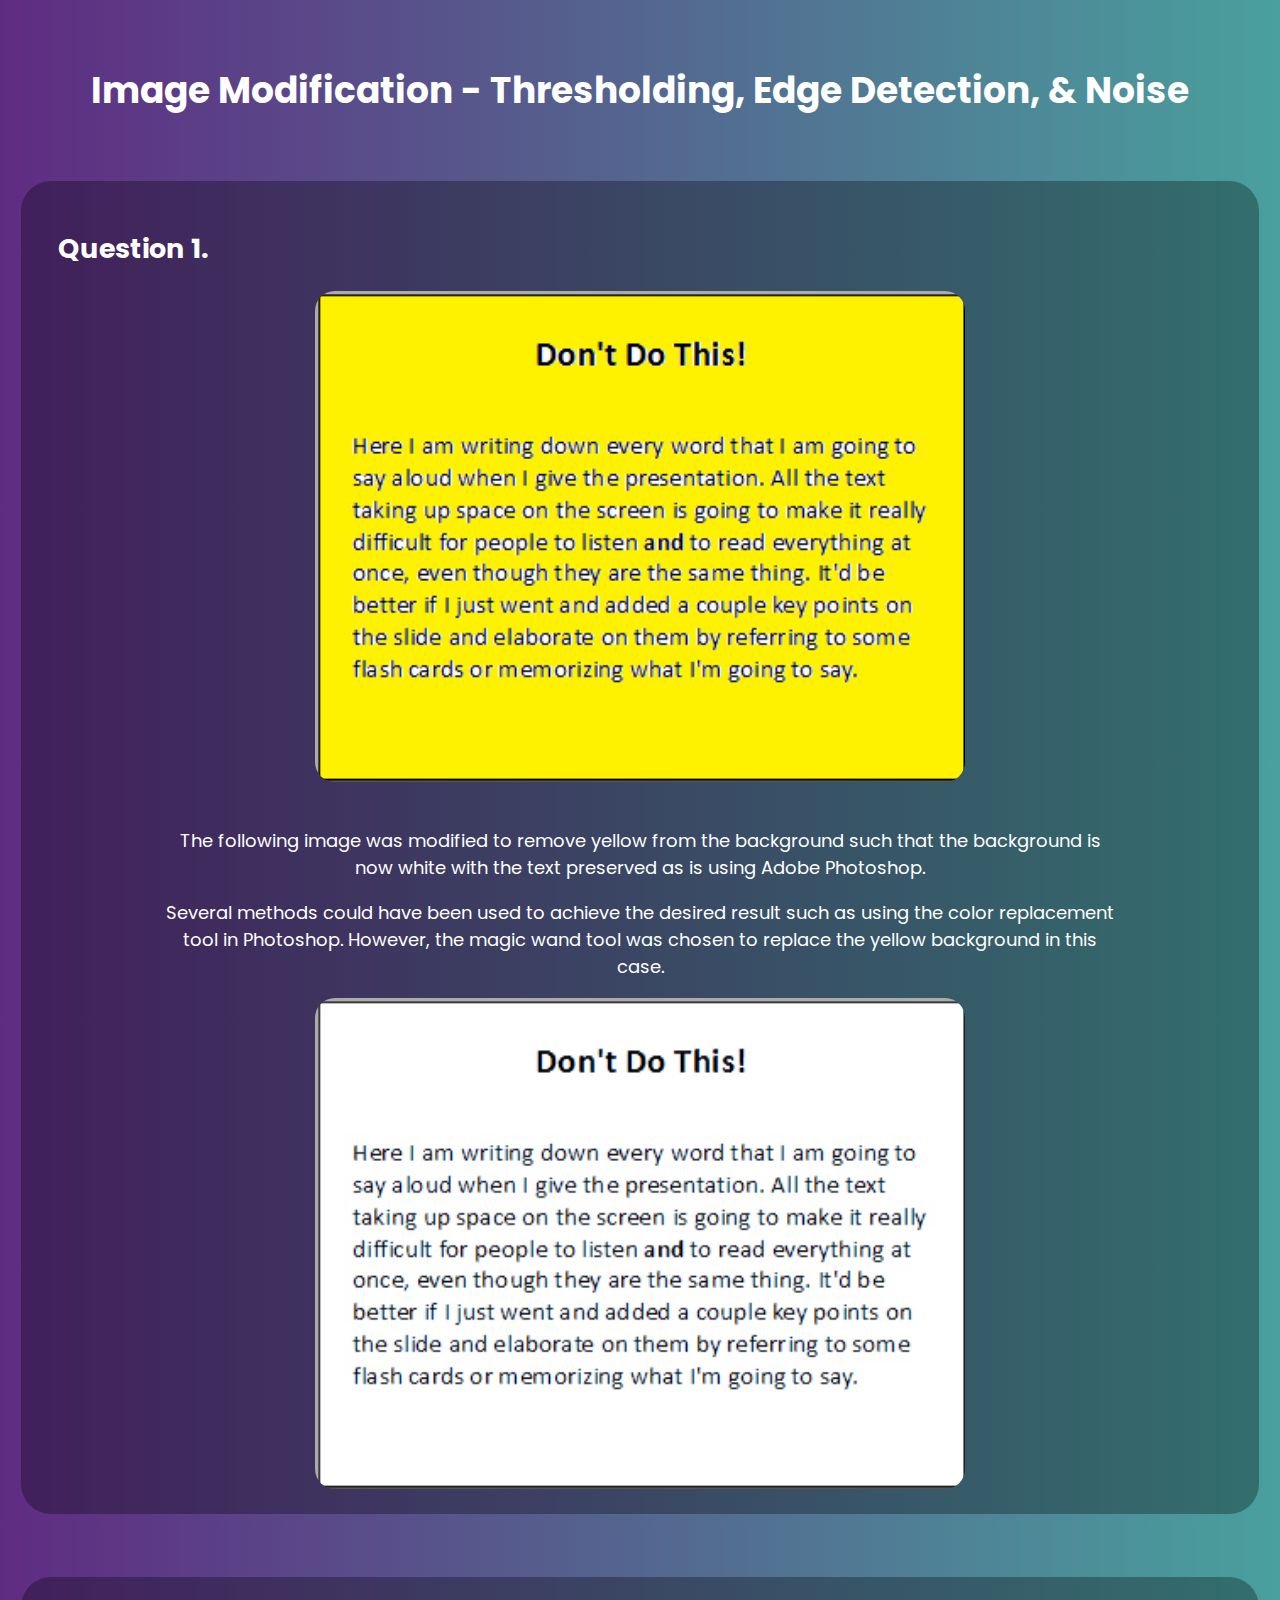
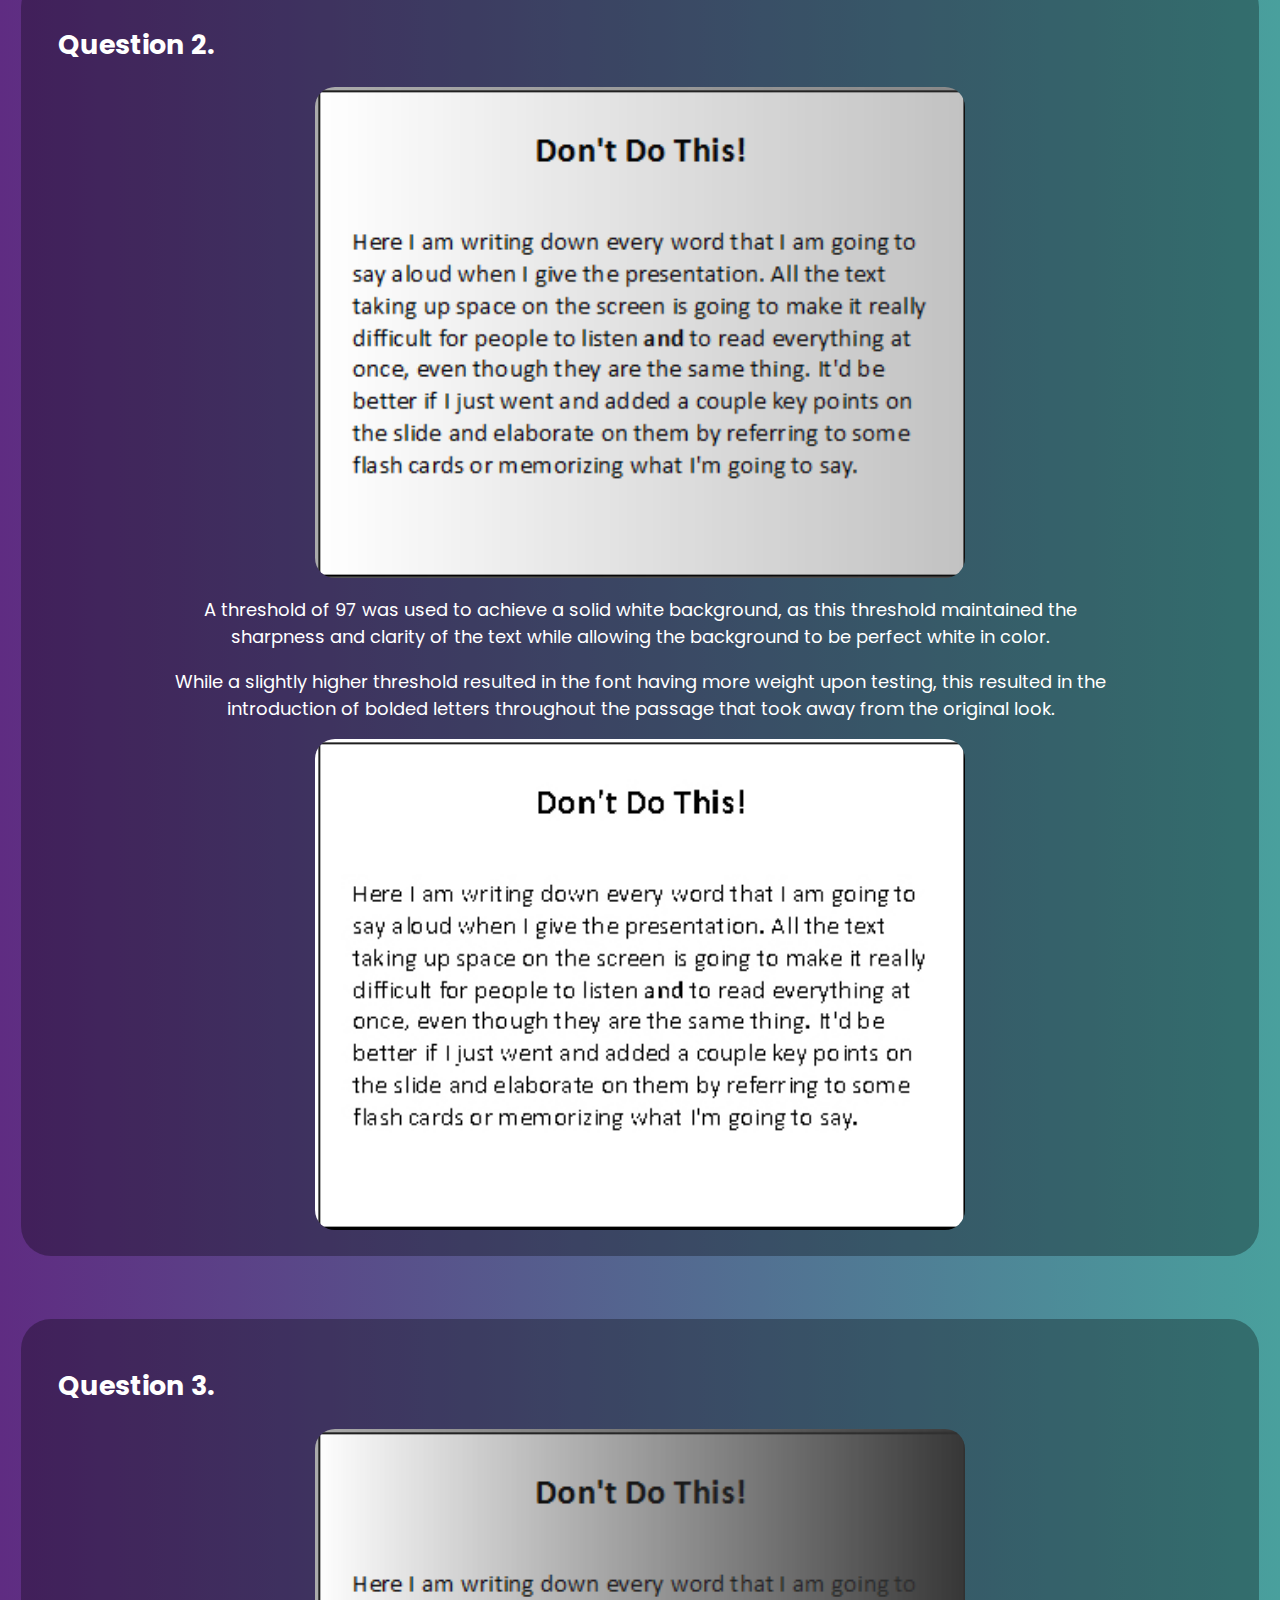
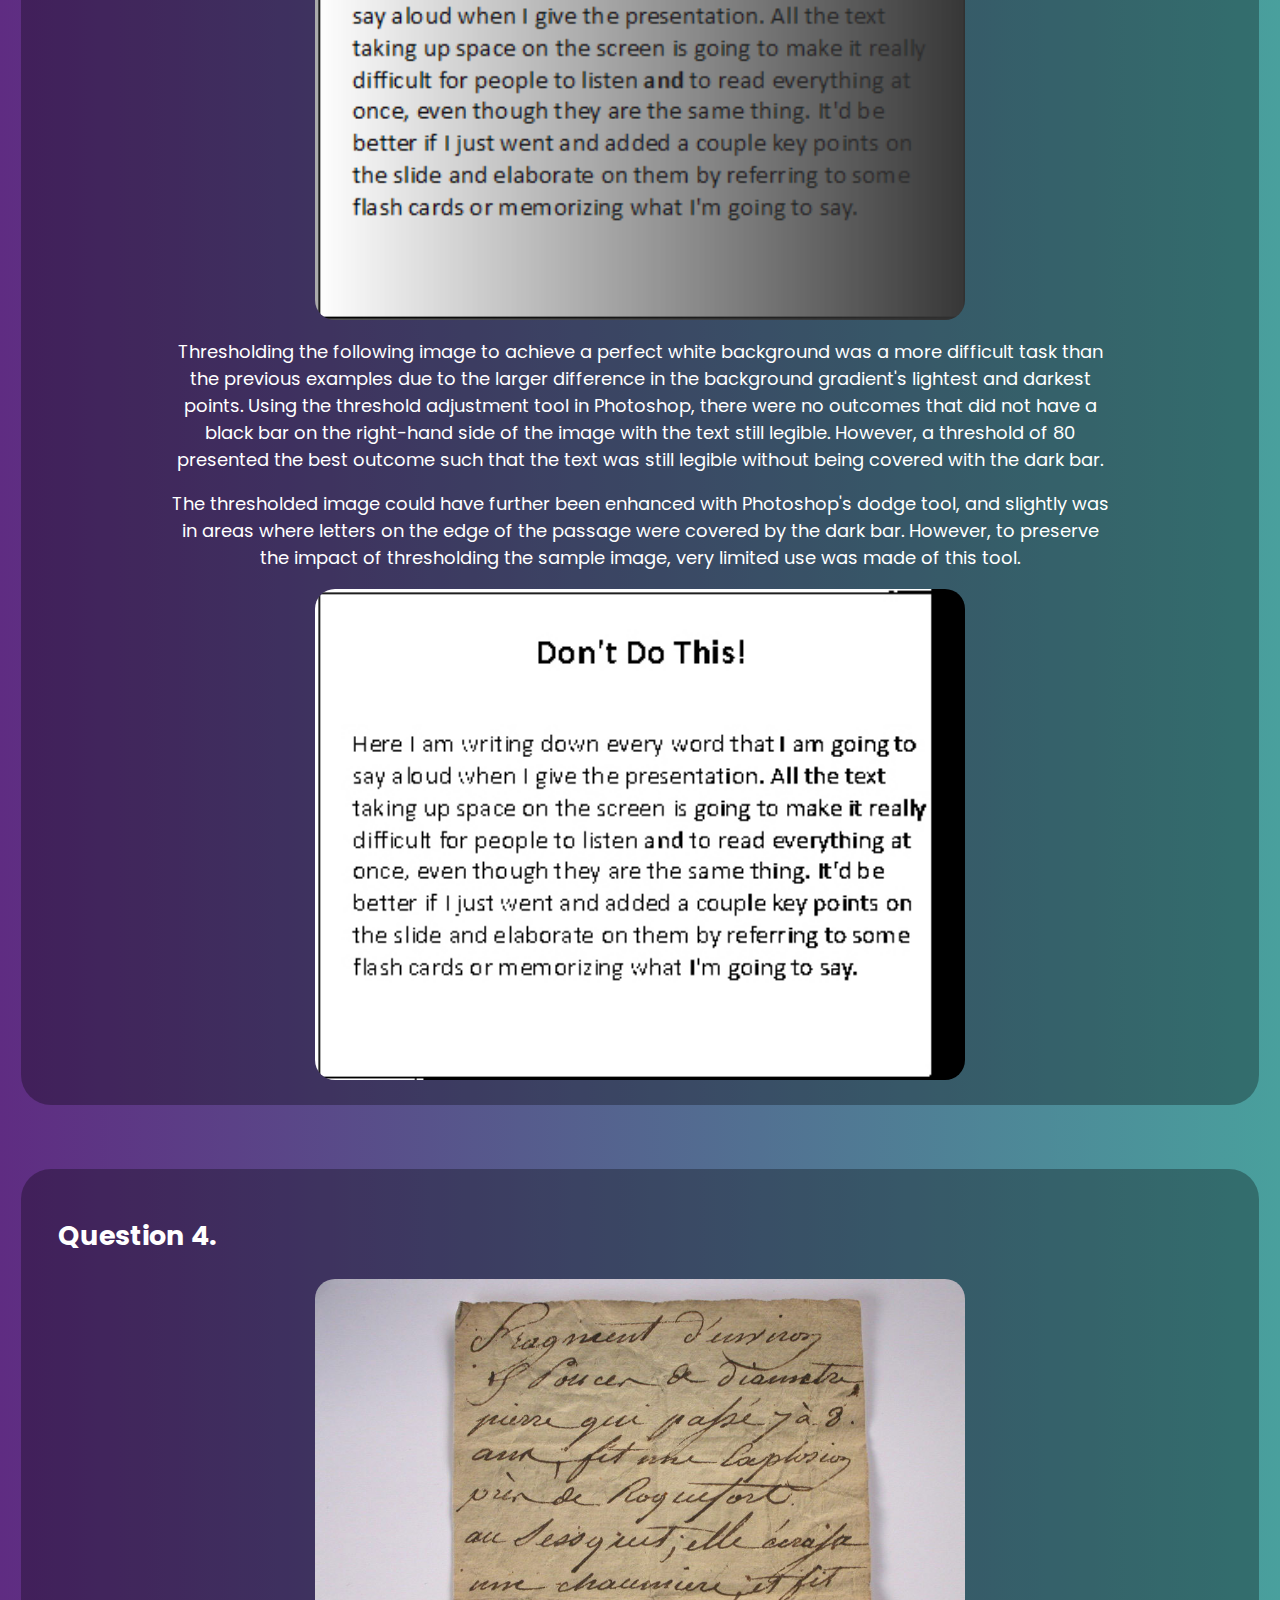
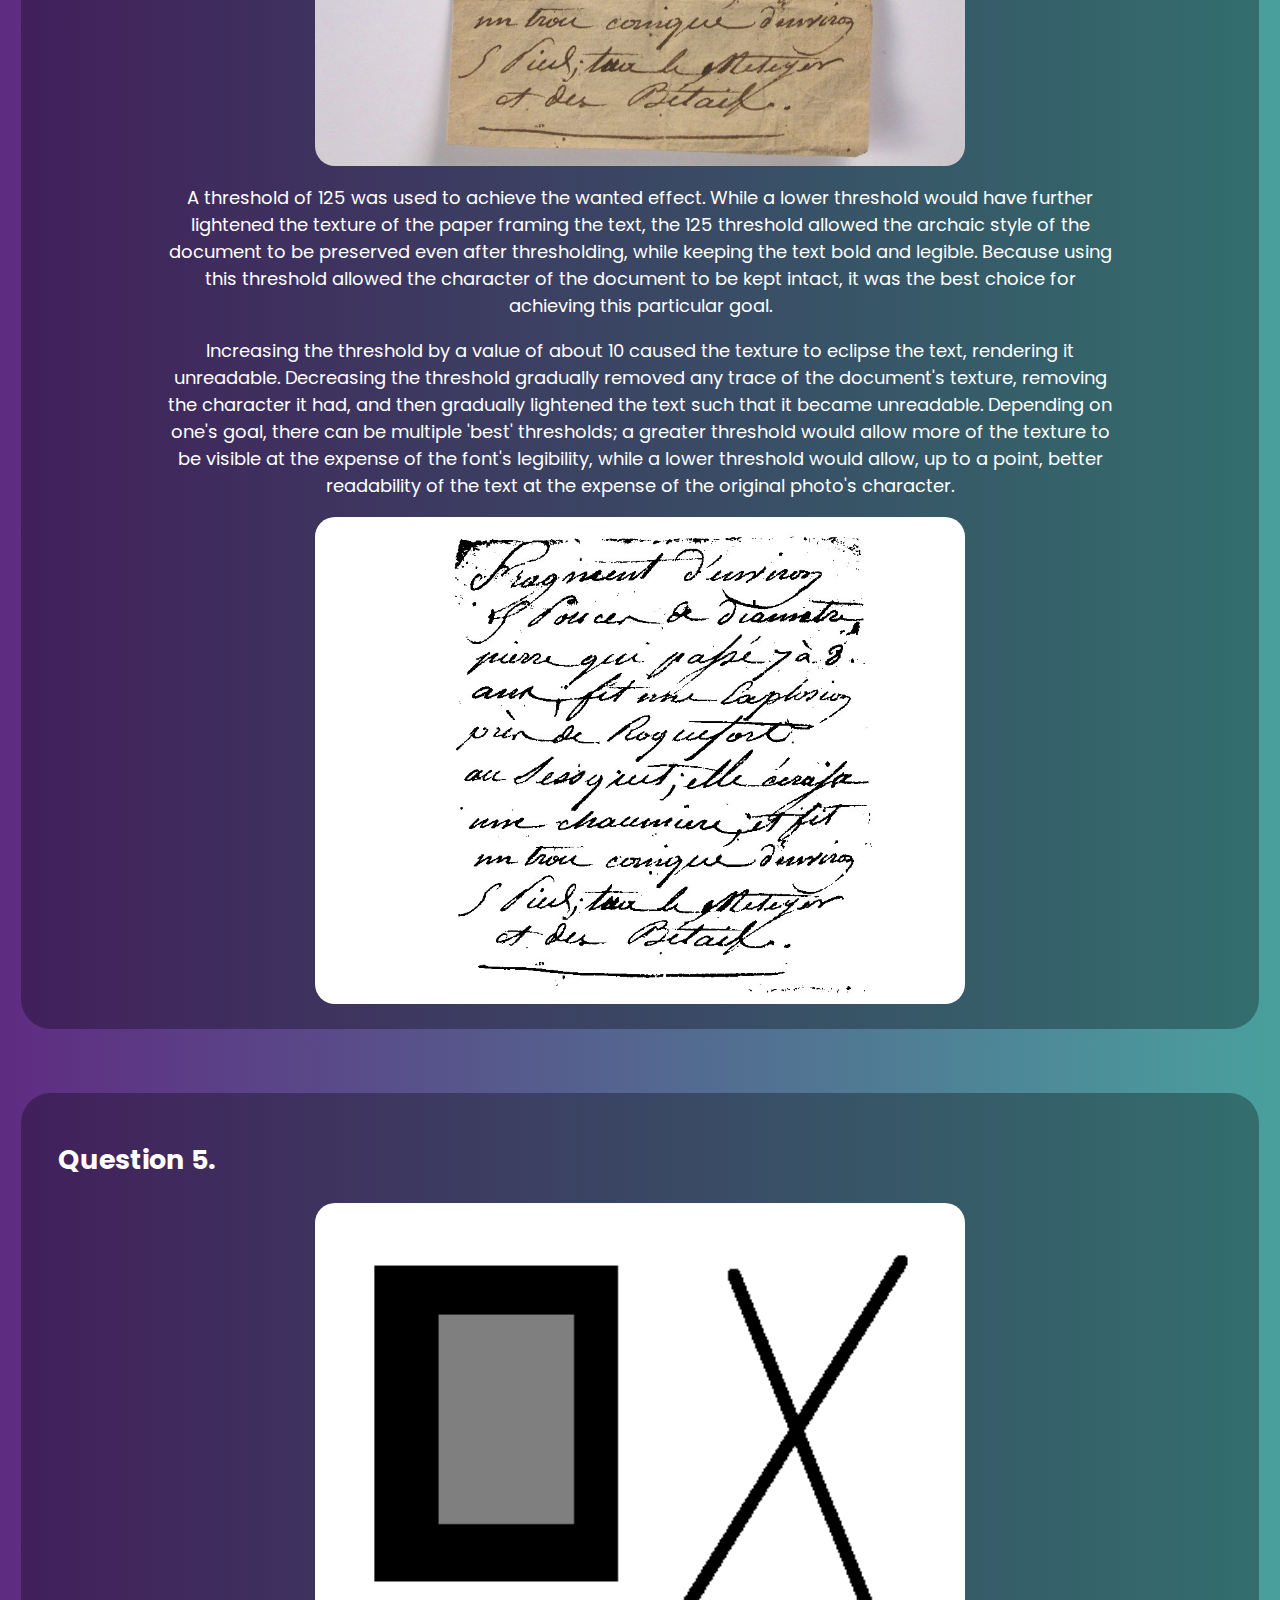
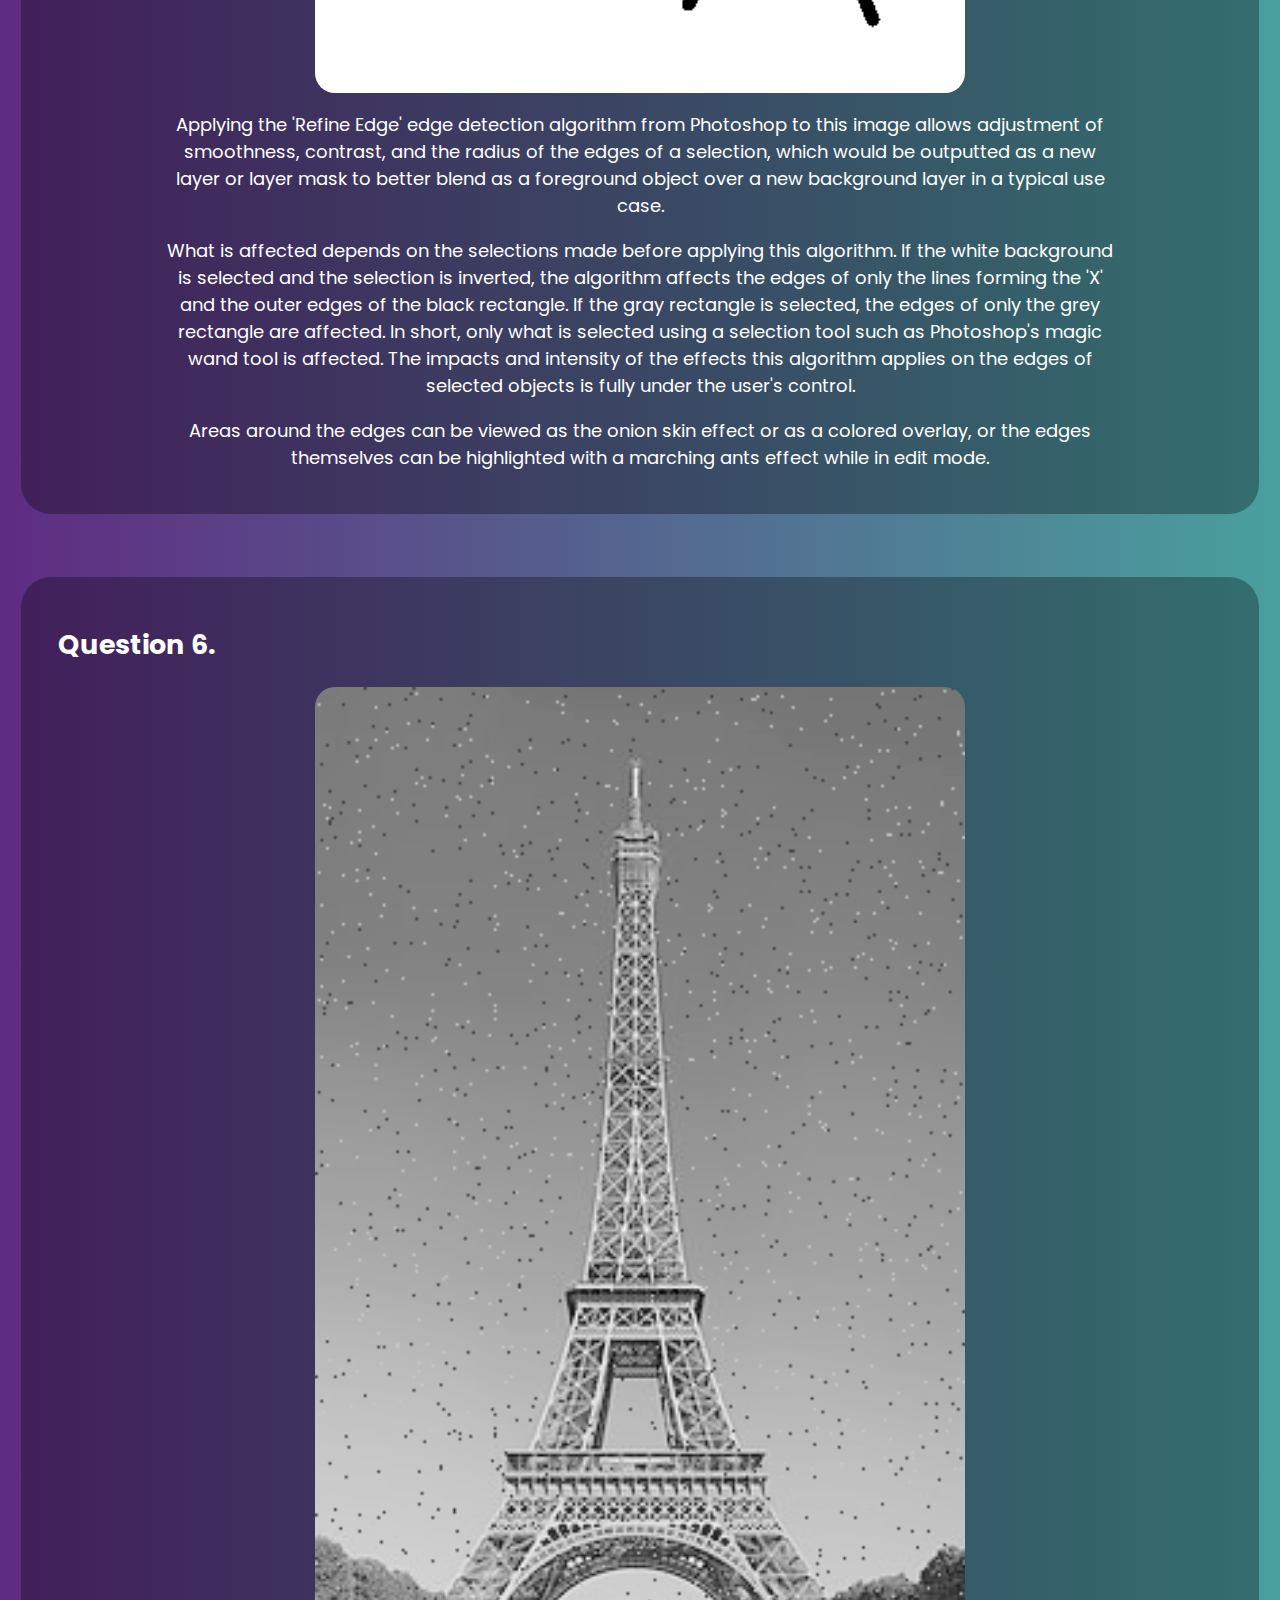
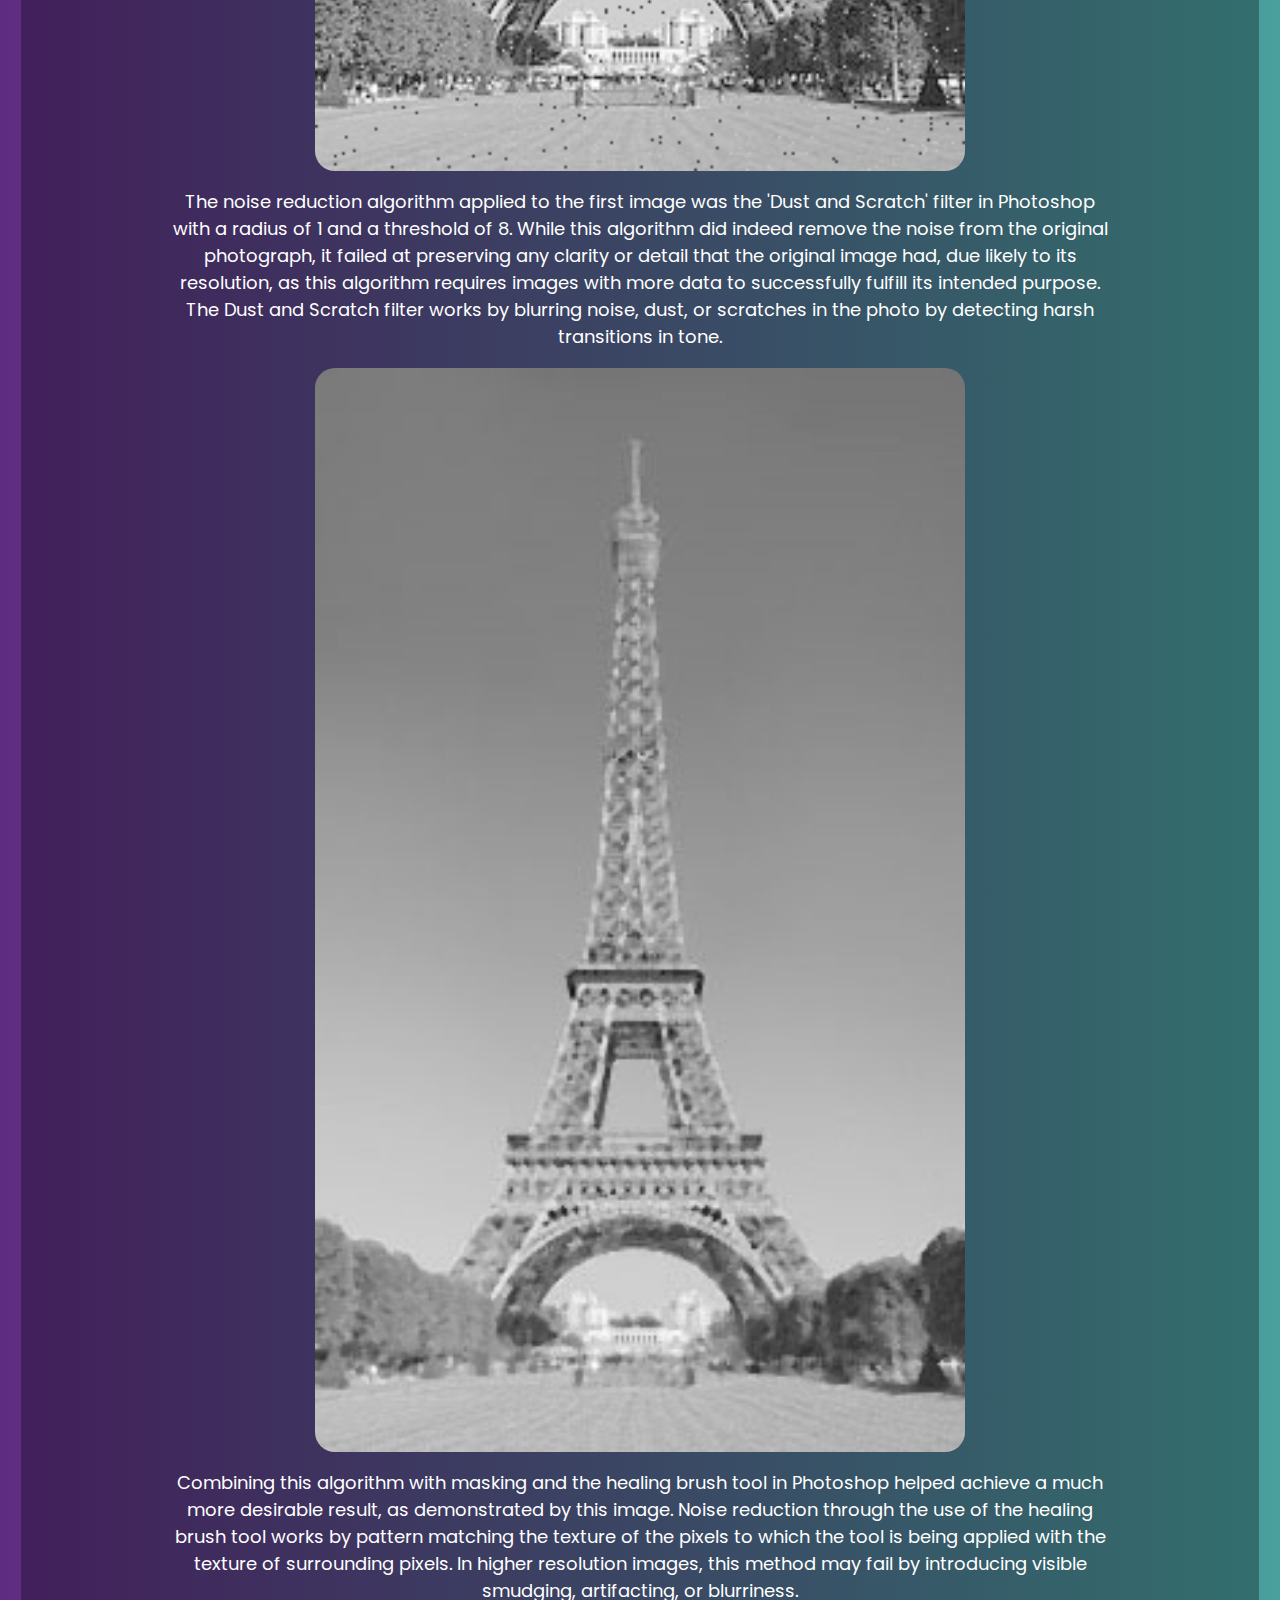
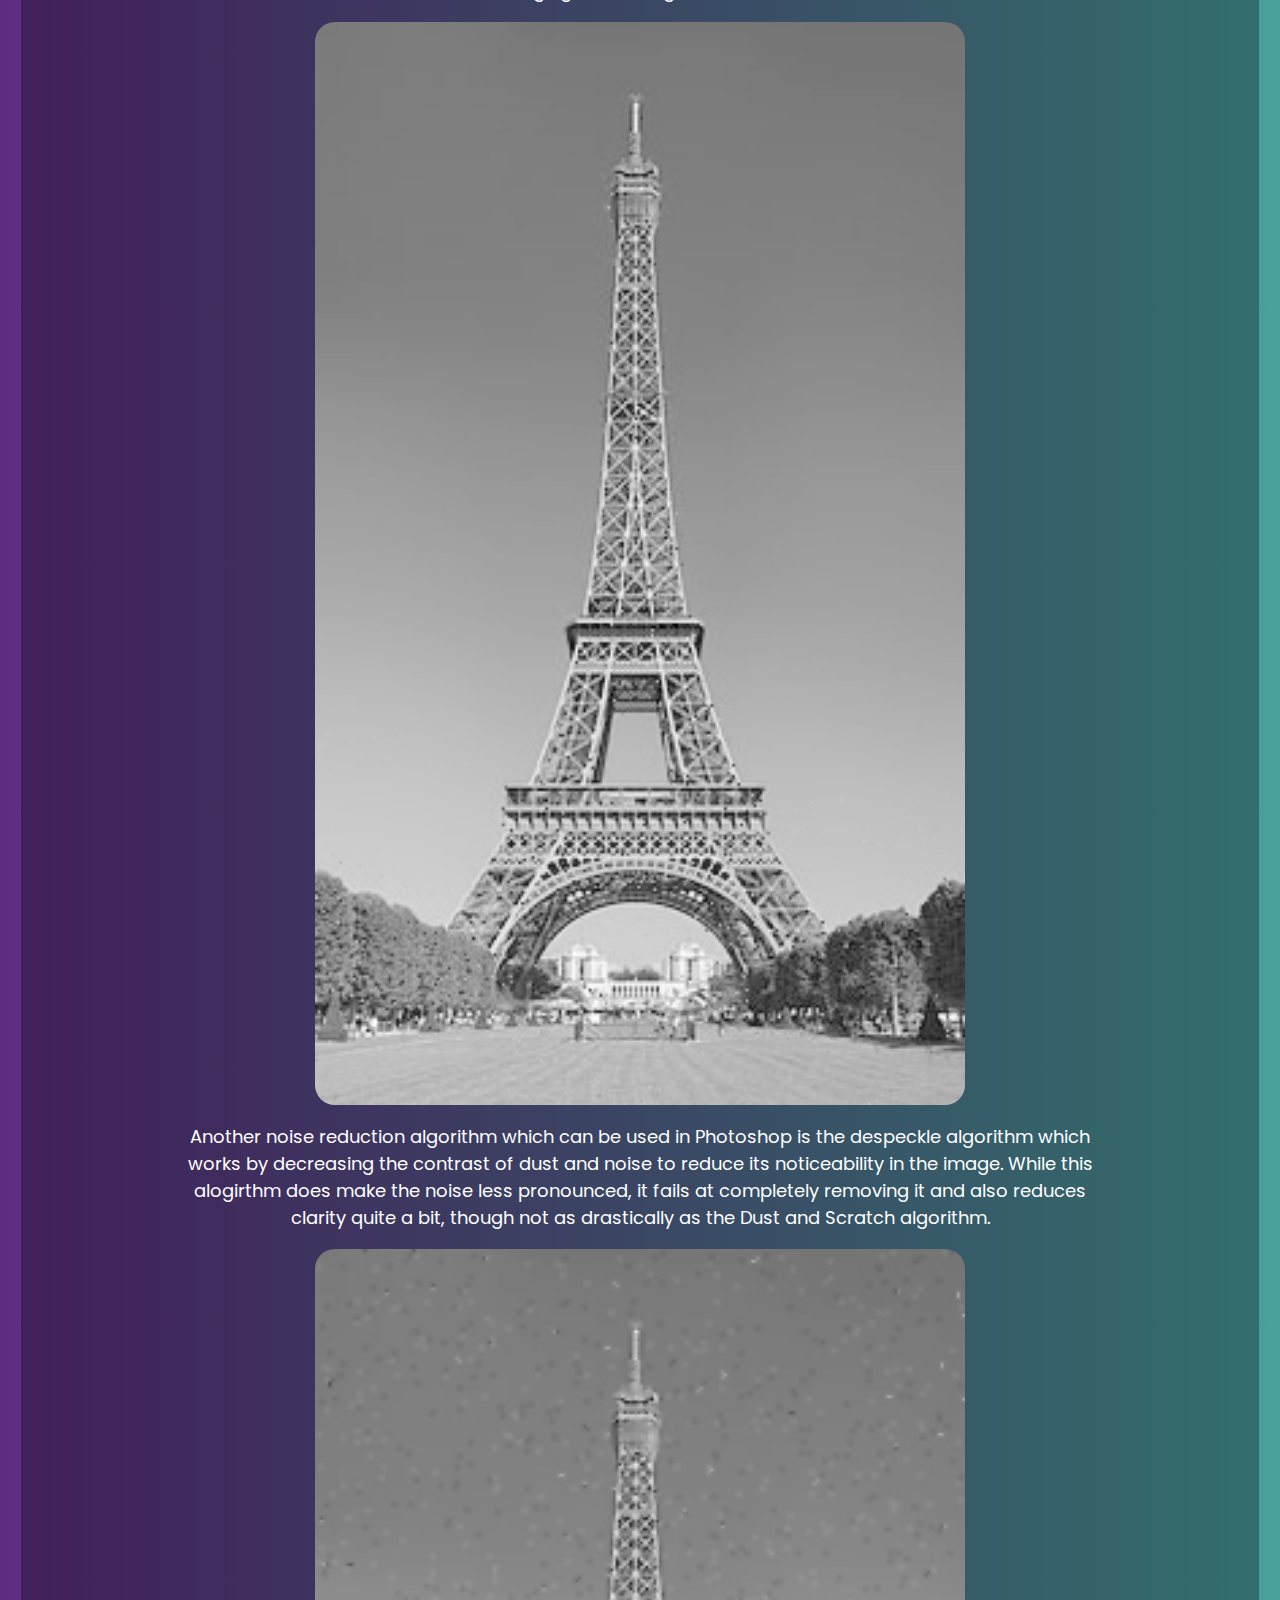
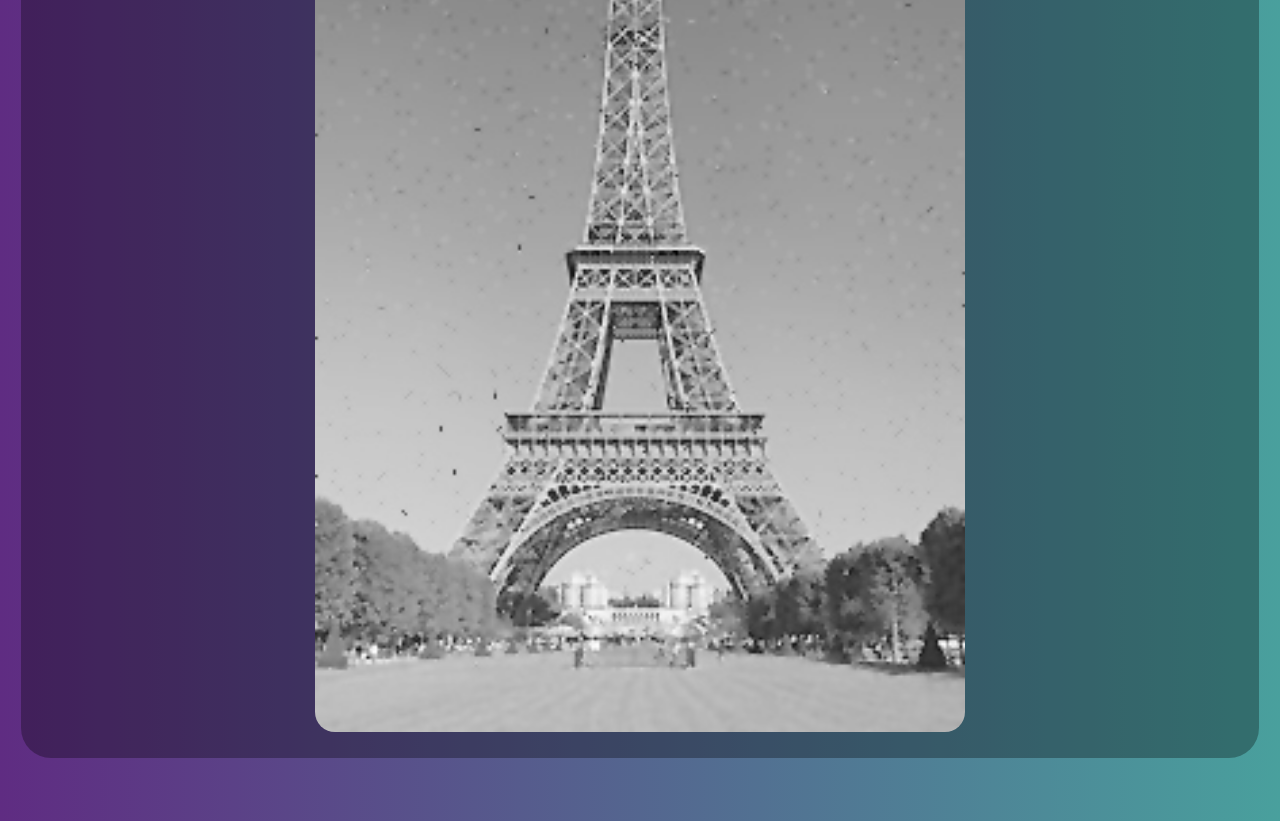
<file: A2.html>
<!DOCTYPE html>
<html lang="en">
<head>
    <meta charset="UTF-8">
    <meta name="viewport" content="width=device-width, initial-scale=1.0">
    <title>Image Modification</title>
    <link rel="stylesheet" href="styles_secondary.css">
</head>
<body>
    <h1>
        Image Modification - Thresholding, Edge Detection, & Noise
    </h1>
    <div id="Q1">
        <h2>
            Question 1.
        </h2>
        <img src = "./Media/A2/text1.png">
        <br>
        <p>
            The following image was modified to remove yellow from the background such that the background is now white with the text preserved as is using Adobe Photoshop.
        </p>
        <p>
            Several methods could have been used to achieve the desired result such as using the color replacement tool in Photoshop.
            However, the magic wand tool was chosen to replace the yellow background in this case.
        </p>
        <img src = "./Media/A2/Q1.jpg">
    </div>

    <div id="Q2">
        <h2>
            Question 2.
        </h2>
        <img src="./Media/A2/t2.png">
        <p>
            A threshold of 97 was used to achieve a solid white background, as this threshold maintained the sharpness and clarity of the text while allowing the background to be perfect white in color.
        </p>
        <p>
            While a slightly higher threshold resulted in the font having more weight upon testing, this resulted in the introduction of bolded letters throughout the passage that took away from the original look.
        </p>
        
        <img src="./Media/A2/Q2_T97.jpg">
    </div>

    <div id="Q3">
        <h2>
            Question 3.
        </h2>
        <img src="./Media/A2/t3.png">
        <p>
            Thresholding the following image to achieve a perfect white background was a more difficult task than the previous examples due to the larger difference in the background gradient's 
            lightest and darkest points. Using the threshold adjustment tool in Photoshop, there were no outcomes that did not have a black bar on the right-hand side of the image with the text still legible. However, a threshold of 80
            presented the best outcome such that the text was still legible without being covered with the dark bar.
        </p>
        <p>
            The thresholded image could have further been enhanced with Photoshop's dodge tool, and slightly was in areas where letters on the edge of the passage were covered by the dark bar. However, to preserve the impact of 
            thresholding the sample image, very limited use was made of this tool.
        </p>
        <img src="./Media/A2/Q3_T80.jpg">
    </div>

    <div id="Q4">
        <h2>
            Question 4.
        </h2>
        <img src="./Media/A2/barbotan.jpg">
        <p>
            A threshold of 125 was used to achieve the wanted effect. While a lower threshold would have further lightened the texture of the paper framing the text, the 125 threshold allowed the 
            archaic style of the document to be preserved even after thresholding, while keeping the text bold and legible. Because using this threshold allowed the character of the document to be 
            kept intact, it was the best choice for achieving this particular goal.
        </p>
        <p>
            Increasing the threshold by a value of about 10 caused the texture to eclipse the text, rendering it unreadable. Decreasing the threshold gradually removed any trace of the
            document's texture, removing the character it had, and then gradually lightened the text such that it became unreadable. Depending on one's goal, there can be multiple 'best' thresholds;
            a greater threshold would allow more of the texture to be visible at the expense of the font's legibility, while a lower threshold would allow, up to a point, better readability
            of the text at the expense of the original photo's character. 

        </p>
        <img src = "./Media/A2/Q4_T125.jpg">
    </div>

    <div id="Q5">
        <h2>
            Question 5.
        </h2>
        <img src="./Media/A2/lines.png">
        <p>
            Applying the 'Refine Edge' edge detection algorithm from Photoshop to this image allows adjustment of smoothness, contrast, and the radius of the edges of a selection, which would
            be outputted as a new layer or layer mask to better blend as a foreground object over a new background layer in a typical use case.
        </p>
        <p>
            What is affected depends on the selections made before applying this algorithm. If the white background is selected and the selection is inverted, the algorithm affects the edges
            of only the lines forming the 'X' and the outer edges of the black rectangle. If the gray rectangle is selected, the edges of only the grey rectangle are affected. In short, only what is selected
            using a selection tool such as Photoshop's magic wand tool is affected. The impacts and intensity of the effects this algorithm applies on the edges of selected objects is fully under the user's control.  
        </p>

        <p>
            Areas around the edges can be viewed as the onion skin effect or as a colored overlay, or the edges themselves can be highlighted with a marching ants effect while in edit mode.
        </p>
    </div>

    <div id="Q6">
        <h2>
            Question 6.
        </h2>
        <img src = "./Media/A2/towera.png">
        <p>
            The noise reduction algorithm applied to the first image was the 'Dust and Scratch' filter in Photoshop with a radius of 1 and a threshold of 8. While this algorithm did indeed remove the noise from the original photograph, it failed
            at preserving any clarity or detail that the original image had, due likely to its resolution, as this algorithm requires images with more data to successfully fulfill its intended purpose. The Dust and Scratch filter works by blurring 
            noise, dust, or scratches in the photo by detecting harsh transitions in tone.
        </p>
        <img src = "./Media/A2/DustScratches.jpg">
        <p>
            Combining this algorithm with masking and the healing brush tool in Photoshop helped achieve a much more desirable result, as demonstrated by this image. Noise reduction through the use of the healing brush tool works by pattern
            matching the texture of the pixels to which the tool is being applied with the texture of surrounding pixels. In higher resolution images, this method may fail by introducing visible smudging, artifacting, or blurriness.
        </p>
        <img src = "./Media/A2/DustScratches2.jpg">

        <p>
            Another noise reduction algorithm which can be used in Photoshop is the despeckle algorithm which works by decreasing the contrast of dust and noise to reduce its noticeability in the image. While this alogirthm does make 
            the noise less pronounced, it fails at completely removing it and also reduces clarity quite a bit, though not as drastically as the Dust and Scratch algorithm.
        </p>

        <img src="./Media/A2/DustScratches3.jpg">
    </div>
    
</body>
</html>
</file>
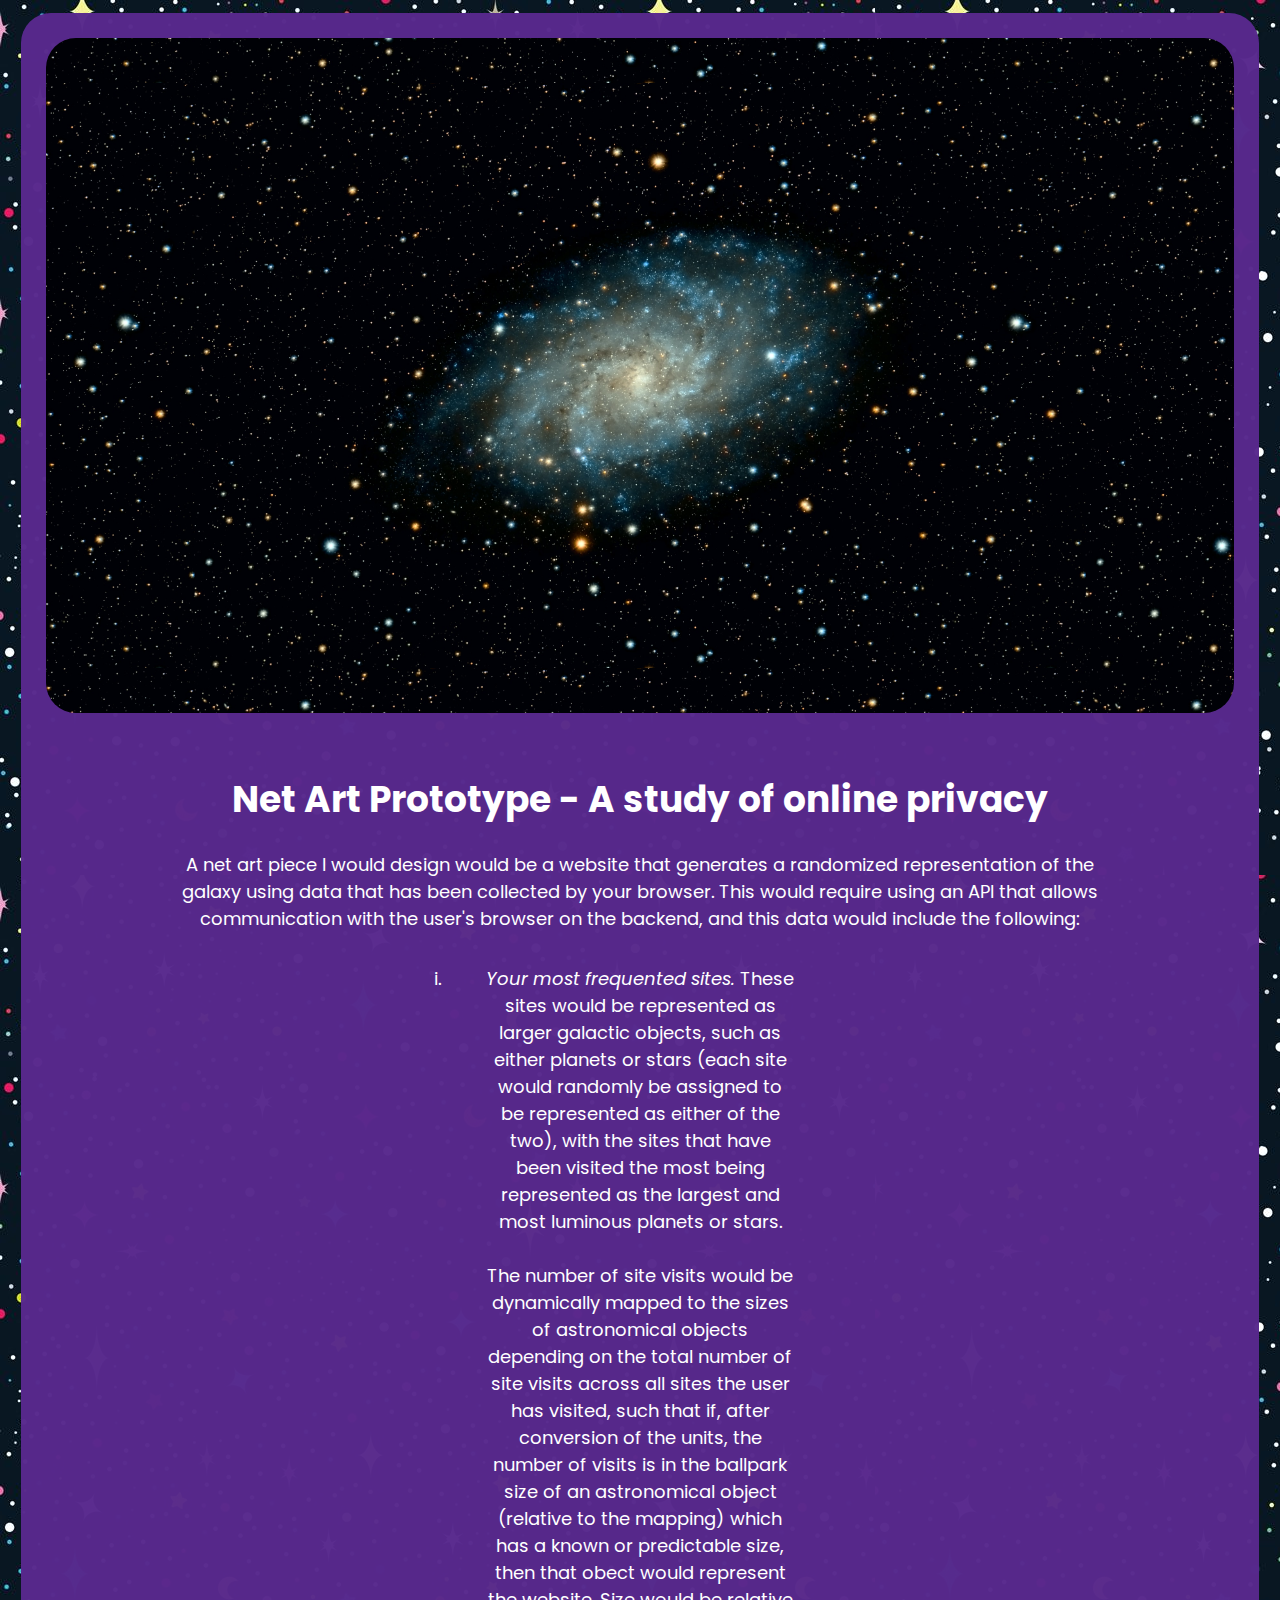
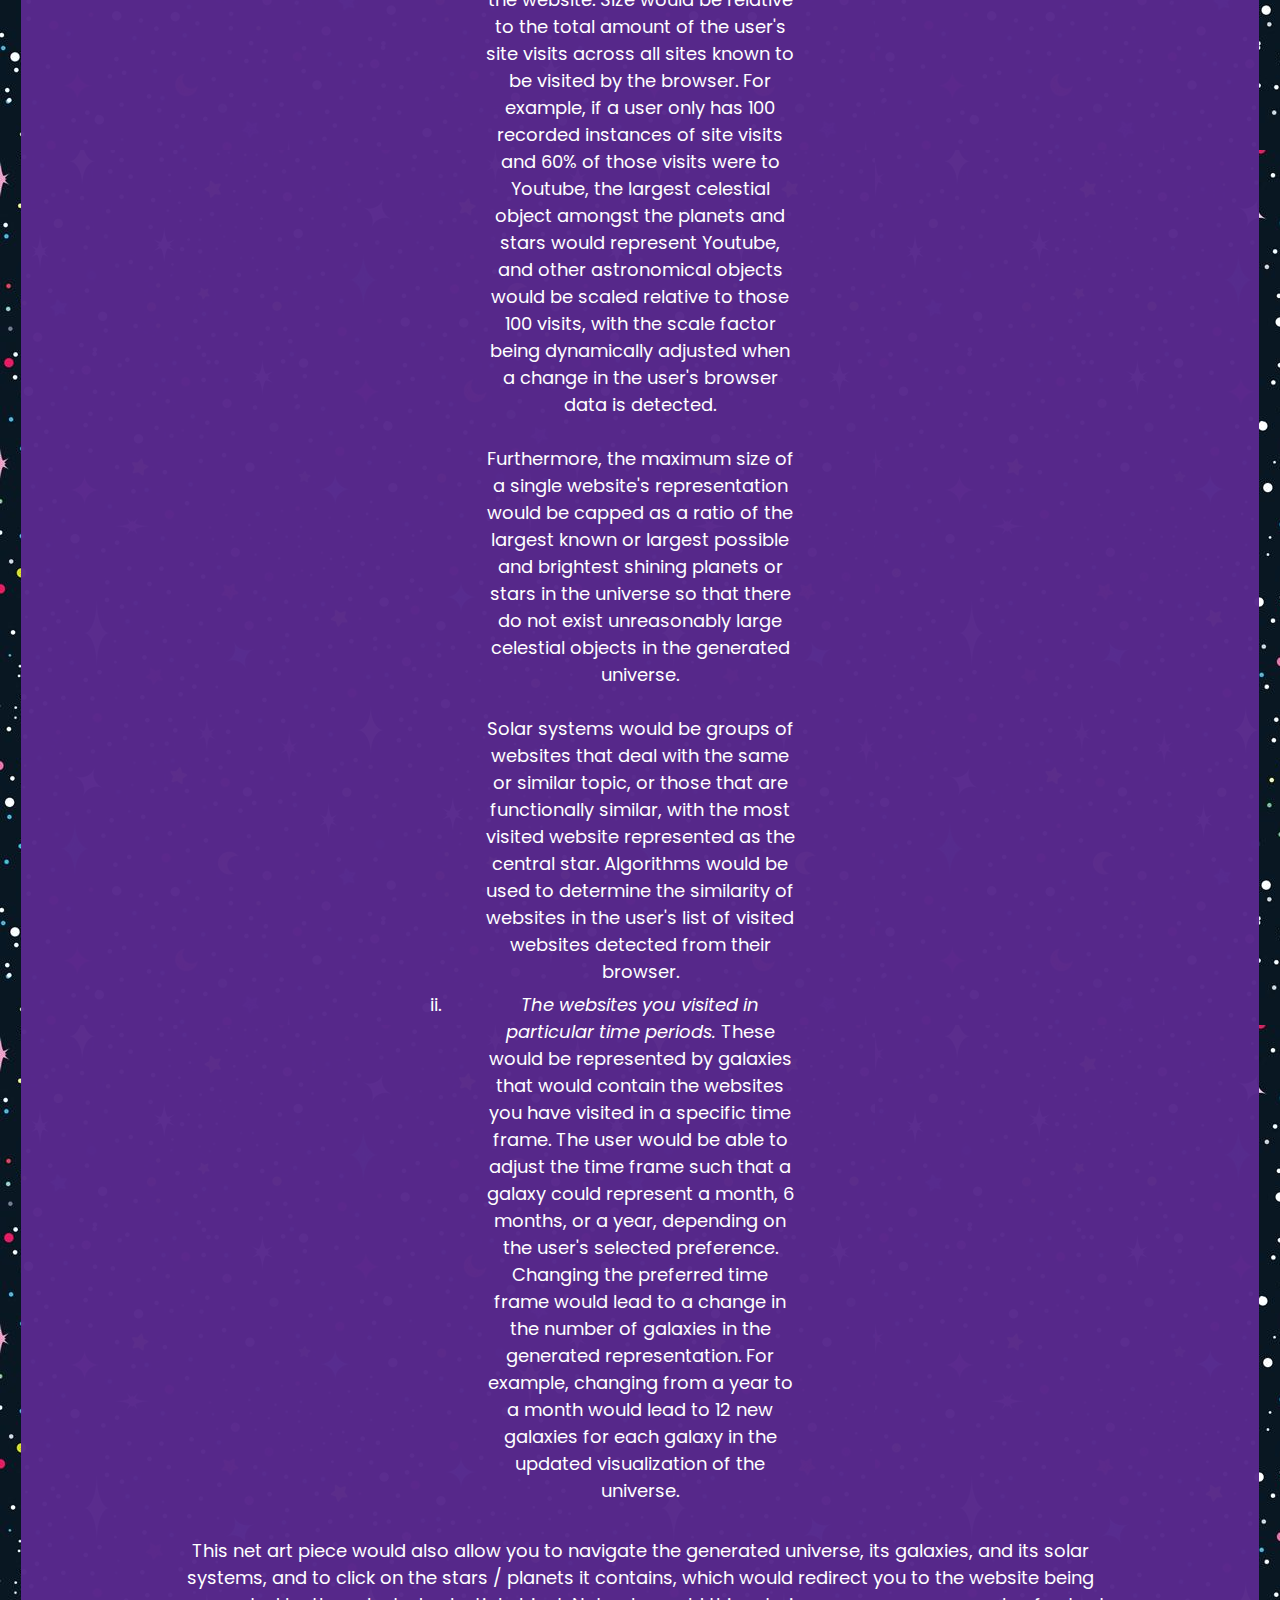
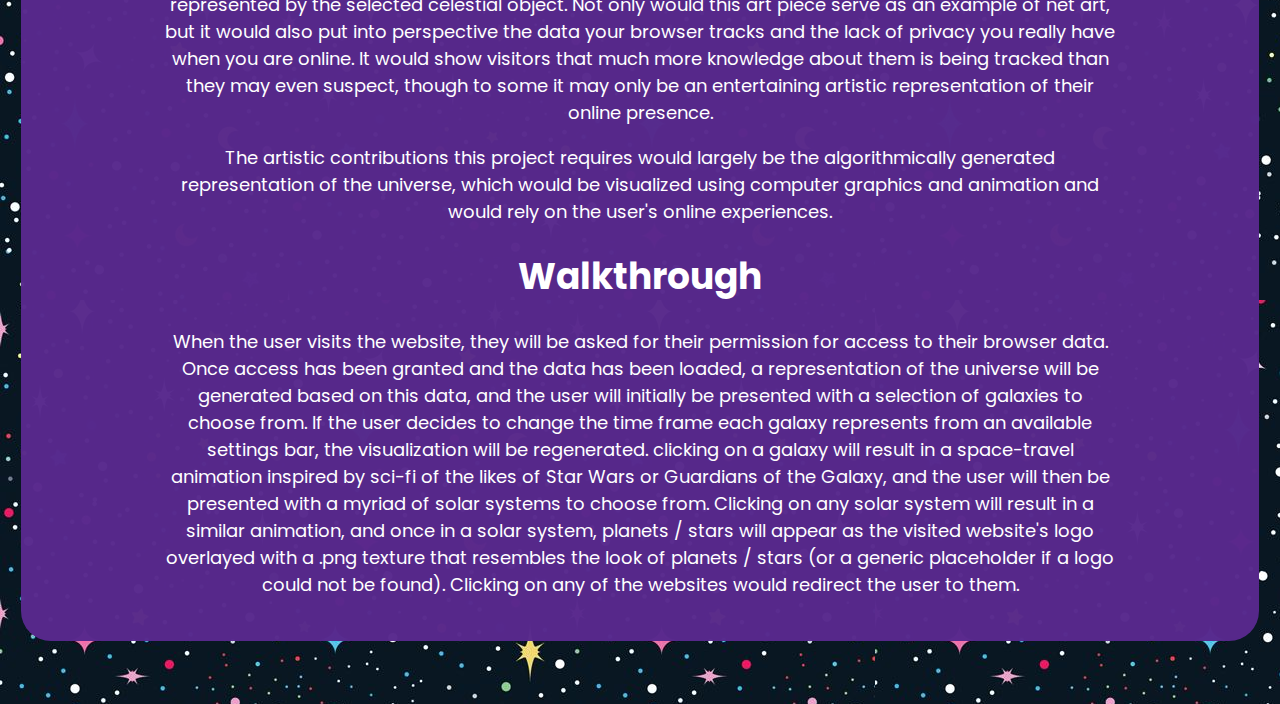
<file: A3.html>
<!DOCTYPE html>
<html lang="en">
<head>
    <meta charset="UTF-8">
    <meta http-equiv="X-UA-Compatible" content="IE=edge">
    <meta name="viewport" content="width=device-width, initial-scale=1.0">
    <title>Net Art Example</title>
    <link rel="stylesheet" href="styles_A3.css">
</head>
<body>

    <div id="description">

        <div id="galaxy">
        </div>

        <h1>
            Net Art Prototype - A study of online privacy
        </h1>

        <div id="written-content">

        
            <p>
                A net art piece I would design would be a website that generates a randomized
                representation of the galaxy using data that has been collected by your browser. This would require using an API that allows communication
                with the user's browser on the backend, and this data would include the following:
            </p>
            
            <p>
                <ul>


                        <li>
                            <i>Your most frequented sites.</i> These sites would be represented as 
                            larger galactic objects, such as either planets or stars (each site would randomly be assigned to be represented as either of the two), with the sites
                            that have been visited the most being represented as the largest and most luminous planets or stars.
                            <br>
                            <br>
                            The number of site visits would be dynamically mapped to the sizes of astronomical objects depending on the total number of site visits across all sites the user has visited, such that
                            if, after conversion of the units, the number of visits is in the ballpark size of an astronomical object (relative to the mapping) which
                            has a known or predictable size, then that obect would represent the website. Size would be relative to the total amount of the user's site visits across all sites known to be visited by the browser.
                            For example, if a user only has 100 recorded instances of site visits and 60% of those visits were to Youtube, the largest celestial object amongst the planets and stars would represent Youtube, and other astronomical objects
                            would be scaled relative to those 100 visits, with the scale factor being dynamically adjusted when a change in the user's browser data is detected.
                            <br>
                            <br>
                            Furthermore, the maximum size of a single website's representation would be capped as a ratio of the largest known or largest possible and brightest shining planets or stars in the 
                            universe so that there do not exist unreasonably large celestial objects in the generated universe.

                            <br>
                            <br>
                            Solar systems would be groups of websites that deal with the same or similar topic, or those that are functionally similar, with the most visited website represented as the central star. Algorithms would
                            be used to determine the similarity of websites in the user's list of visited websites detected from their browser.
                        </li>
                        

                        <li>
                            <i> The websites you visited in particular time periods.</i> These would be represented by galaxies that would contain the websites you have visited in a specific time frame. The user would be able to adjust
                            the time frame such that a galaxy could represent a month, 6 months, or a year, depending on the user's selected preference. Changing the preferred time frame would lead to a change 
                            in the number of galaxies in the generated representation. For example, changing from a year to a month would lead to 12 new galaxies for each galaxy in the updated visualization of the universe.
                        </li>

                        
                </ul>
            </p>
            
            <p>
                
                This net art piece would also allow you to navigate the generated universe, its galaxies, and its solar systems, and to click on the stars / planets it contains, which would 
                redirect you to the website being represented by the selected celestial object.

                Not only would this art piece serve as an example of net art, but it would also put into perspective the data your browser tracks
                and the lack of privacy you really have when you are online. It would show visitors that much more knowledge about them is being tracked
                than they may even suspect, though to some it may only be an entertaining artistic representation of their online presence.
            </p>

            <p>
                The artistic contributions this project requires would largely be the algorithmically generated representation of the universe, which would be visualized
                using computer graphics and animation and would rely on the user's online experiences.
            </p>

        </div>

        <div id="written-content-2">
            <h1>
                Walkthrough
            </h1>

            <p>
                When the user visits the website, they will be asked for their permission for access to their browser data. Once access has been granted and the data has been loaded, a representation of 
                the universe will be generated based on this data, and the user will initially be presented with a selection of galaxies to choose from. If the user decides to change
                the time frame each galaxy represents from an available settings bar, the visualization will be regenerated. clicking on a galaxy will result in a space-travel animation inspired
                by sci-fi of the likes of Star Wars or Guardians of the Galaxy, and the user will then be presented with a myriad of solar systems to choose from. Clicking on any solar system will 
                result in a similar animation, and once in a solar system, planets / stars will appear as the visited website's logo overlayed with a .png texture that resembles the look of planets / stars (or a generic placeholder if a logo could not be found). Clicking on 
                any of the websites would redirect the user to them. 

                <br>

                
            </p>
        </div>

    </div>
    
</body>
</html>
</file>
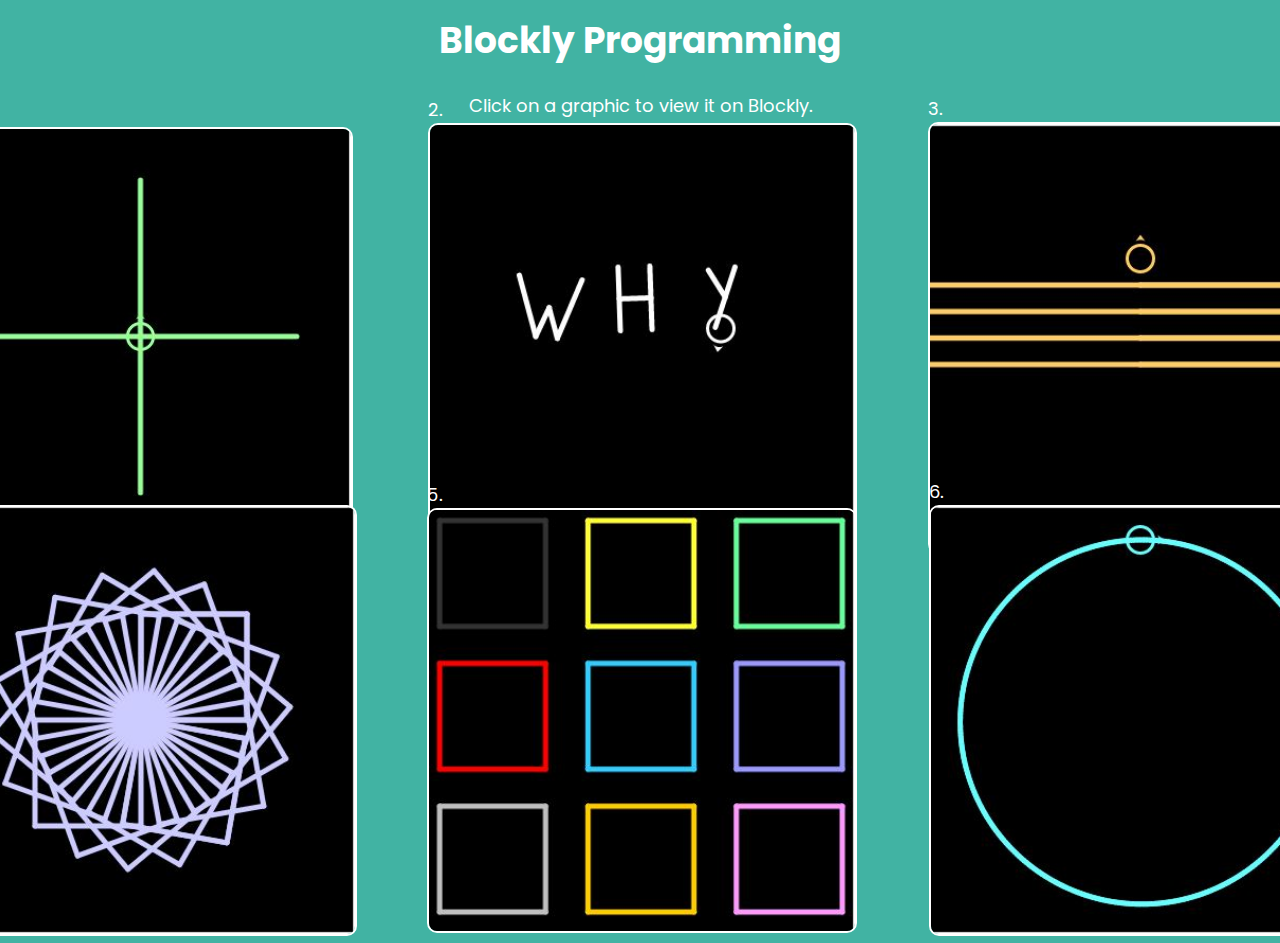
<file: A6.html>
<!DOCTYPE html>
<html lang="en">

<head>
    <meta charset="UTF-8">
    <meta http-equiv="X-UA-Compatible" content="IE=edge">
    <meta name="viewport" content="width=device-width, initial-scale=1.0">
    <title>Blockly Programming</title>
    <link rel="stylesheet" href="./styles_A6.css">
</head>

<body>
    <h1>
        Blockly Programming
    </h1>
    <p>
        Click on a graphic to view it on Blockly.
    </p>

    <div class="image-grid">
        <div class="q1">
            1.
            <a href="https://blockly.games/turtle?lang=en&level=10#3b4d59">
                <img src="./Media/Blockly/PlusSign.JPG" alt="Plus sign">
            </a>
            
        </div>
        <div class="q2">
            2.
            <a href="https://blockly.games/turtle?lang=en&level=10#rdfzz6">
                <img src="./Media/Blockly/Why.JPG" alt="&quot; Why&quot; Text">
            </a>
        </div>
        <div class="q3">
            3.
            <a href="https://blockly.games/turtle?lang=en&level=10#d5vse9">
                <img src="./Media/Blockly/Parallel_Lines.JPG" alt="Parallel lines">
            </a>
        </div>
        <div class="q4">
            4.
            <a href="https://blockly.games/turtle?lang=en&level=10#n4cbxa">
                <img src="./Media/Blockly/Squares.JPG" alt="Squares with unique angles">
            </a>
        </div>
        <div class="q5">
            5.
            <a href="https://blockly.games/turtle?lang=en&level=10#uxu8ea">
                <img src="./Media/Blockly/3x3.JPG" alt="3x3 grid of multicolored squares">
            </a>
        </div>
        <div class="q6">
            6.
            <a href="https://blockly.games/turtle?lang=en&level=10#t6jnhg">
                <img src="./Media/Blockly/Circle.JPG" alt="Circle">
            </a>
        </div>
    </div>
</body>

</html>
</file>
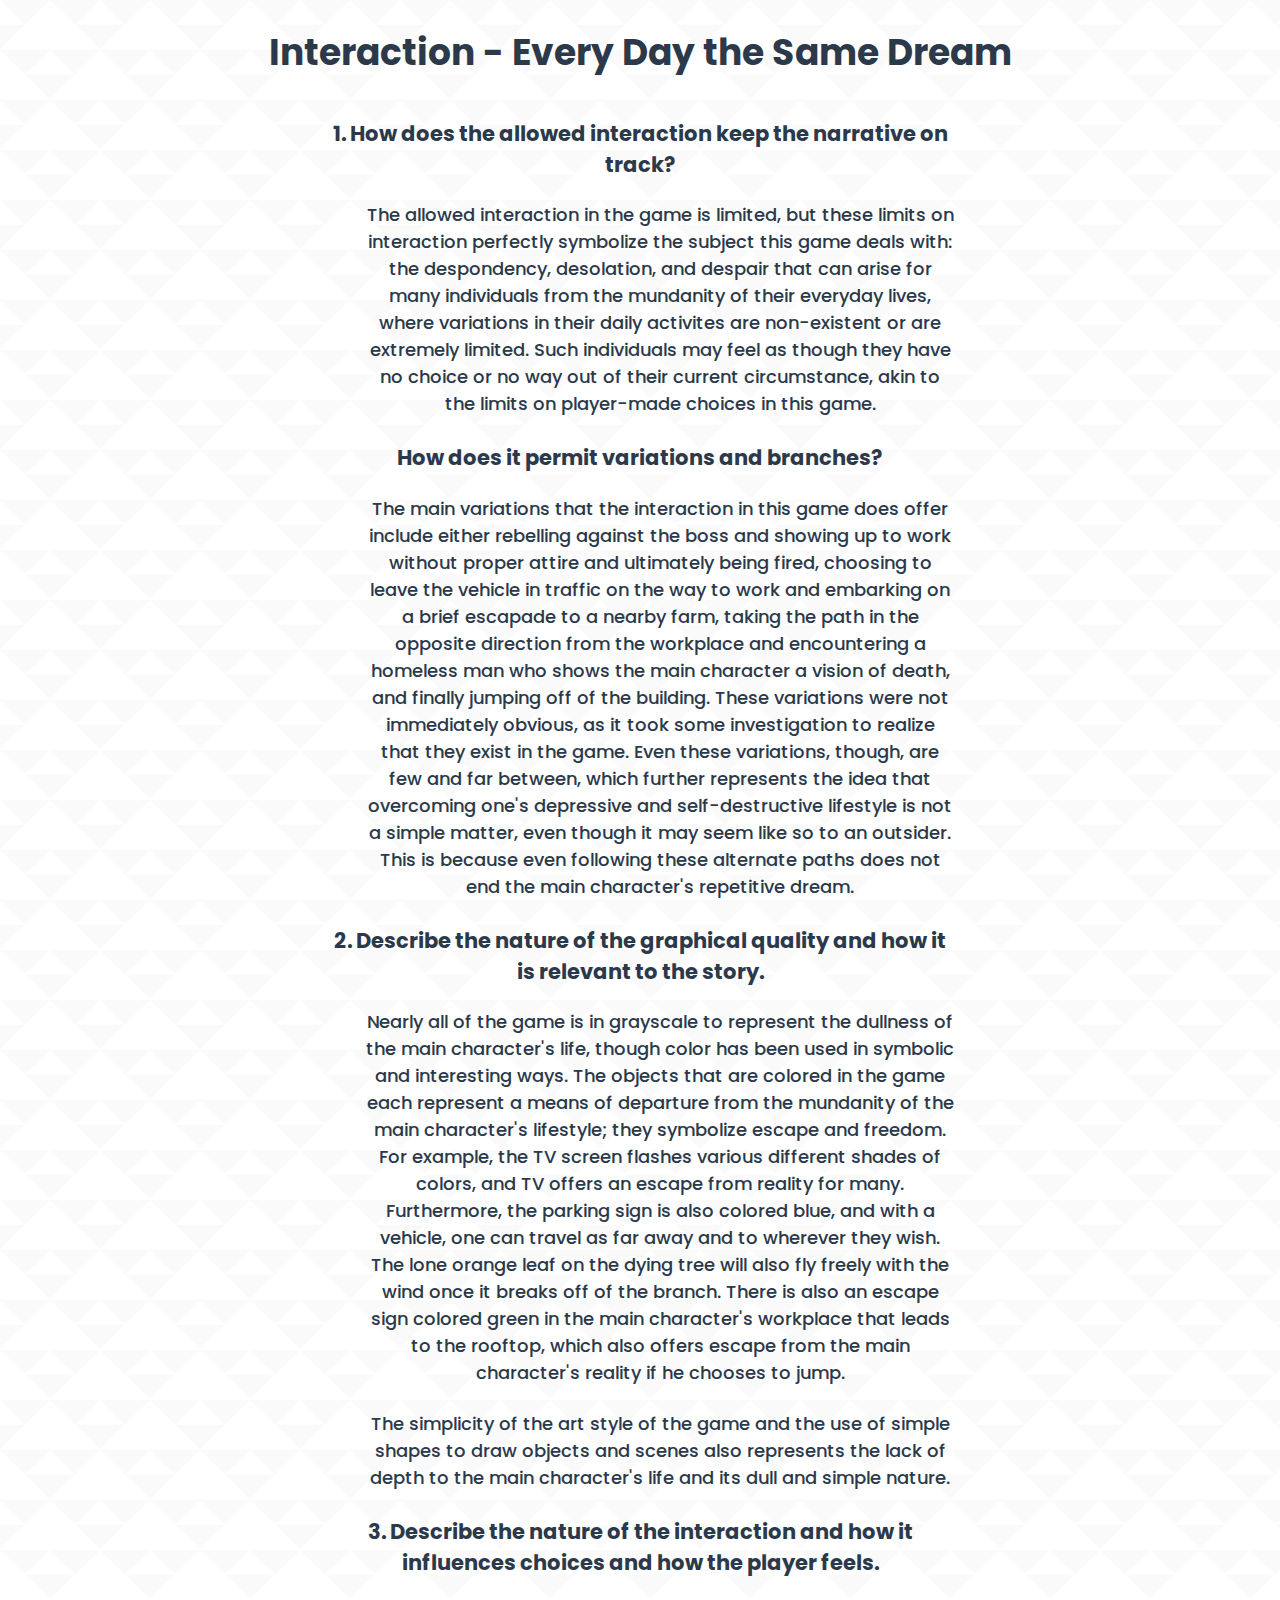
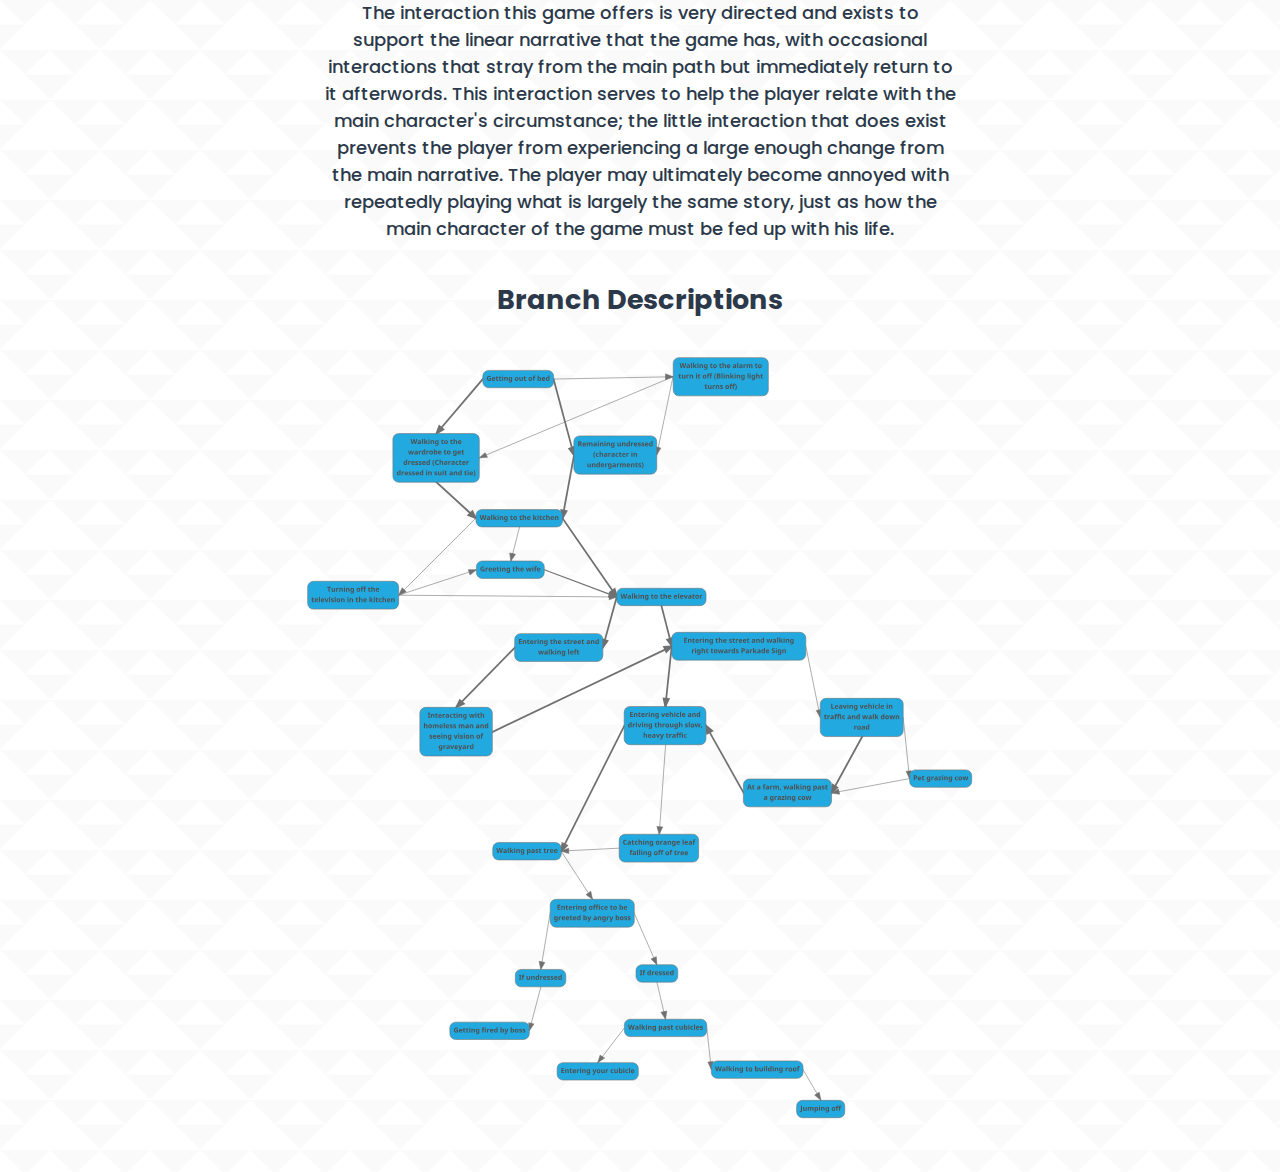
<file: A8.html>
<!DOCTYPE html>
<html lang="en">

<head>
    <meta charset="UTF-8">
    <meta http-equiv="X-UA-Compatible" content="IE=edge">
    <meta name="viewport" content="width=device-width, initial-scale=1.0">
    <title>Interaction</title>
    <link rel="stylesheet" href="styles_interaction.css">
</head>

<body>

    <h1>
        Interaction - Every Day the Same Dream
    </h1>


    <div class="content">
        <div class="q1">
            <p>
            <h3>
                1. How does the allowed interaction keep the narrative on track?
            </h3>

            <ul>
                <li>
                    The allowed interaction in the game is limited, but these limits on interaction
                    perfectly symbolize the subject this game deals with: the despondency, desolation,
                    and despair that can arise for many individuals from the mundanity of their everyday lives, where
                    variations in their daily activites are non-existent or are extremely limited. Such individuals
                    may feel as though they have no choice or no way out of their current circumstance,
                    akin to the limits on player-made choices in this game.
                </li>
            </ul>

            </p>
            <p>
            <h3>
                How does it permit variations and branches?
            </h3>

            <ul>
                <li>
                    The main variations that the interaction in this game does offer include either rebelling against
                    the boss and showing up to work without proper attire and ultimately being fired, choosing
                    to leave the vehicle in traffic on the way to work and embarking on a brief escapade to a nearby
                    farm, taking the path in the opposite direction from the workplace and encountering a homeless man
                    who
                    shows the main character
                    a vision of death, and
                    finally jumping off of the building.
                    These variations were not immediately obvious, as it took some investigation to realize that they
                    exist in the game. Even these variations, though, are few and far between, which further represents
                    the idea that overcoming one's depressive and self-destructive lifestyle is not a simple matter,
                    even though it may seem like so to an outsider. This is because even following these alternate paths
                    does not end the main character's repetitive dream.

                </li>
            </ul>
            </p>
        </div>

        <div class="q2">
            <p>
            <h3>
                2. Describe the nature of the graphical quality and how it is relevant to the story.
            </h3>

            <ul>
                <li>
                    Nearly all of the game is in grayscale to represent the dullness of the main character's life,
                    though color has been used in symbolic and interesting ways.
                    The objects that are colored in the game each represent a means of departure from
                    the mundanity of the main character's lifestyle; they symbolize escape and freedom. For example, the TV
                    screen flashes various
                    different shades of colors, and TV offers an escape from reality for many. Furthermore,
                    the parking sign is also colored blue, and with a vehicle, one can travel as far away and
                    to wherever they wish. The lone orange leaf on the dying tree will also fly freely with
                    the wind once it breaks off of the branch. There is also an escape sign colored green in the main
                    character's
                    workplace that leads to the rooftop, which also offers escape from the main character's reality if
                    he chooses
                    to jump.
                </li>
                <li>
                    The simplicity of the art style of the game and the use of simple shapes to draw
                    objects and scenes also represents the lack of depth to the main character's life and its
                    dull and simple nature.
                </li>
            </ul>

            </p>
        </div>

        <div class="q3">
            <p>
            <h3>
                3. Describe the nature of the interaction and how it influences choices and how the player feels.
            </h3>

            <li>
                The interaction this game offers is very directed and exists to support the linear narrative
                that the game has, with occasional interactions that stray from the main path but immediately
                return to it afterwords. This interaction serves to help the player relate with the main character's
                circumstance; the little interaction that does exist prevents the player from experiencing
                a large enough change from the main narrative. The player may ultimately become annoyed with
                repeatedly playing what is largely the same story, just as how the main character of the game must be
                fed up with his life.
            </li>
            </p>
        </div>
    </div>

    <h2>
        Branch Descriptions
    </h2>


    <img src="./Media/GameMap.svg">


</body>

</html>
</file>
<file: styles_secondary.css>
@import url('https://fonts.googleapis.com/css2?family=Poppins:wght@300;400&display=swap');
html{
    box-sizing: border-box;
    margin: 0;
    padding: 0;
    background: #5f2c82;
    background: -webkit-linear-gradient(to right, #49a09d, #5f2c82);
    background: linear-gradient(to left, #49a09d, #5f2c82); 
    font-family: 'Poppins', sans-serif;
    color: white;
    font-size: large;
}

#About, #Contact{
    margin: 2% 30% 0px 30%;
    background-color: rgba(0, 0, 0, 0.3);
    padding: 2%;
    padding-top: 1%;
    border-radius: 30px;
    text-align: center;
    }

#about-img, #contact-img{
    font-size: 100px;
    text-align: center;
    margin-top: 8%;
    }

#Q1, #Q2, #Q3, #Q4, #Q5, #Q6 {
    text-align: center;
    background-color: rgba(0, 0, 0, 0.3);
    margin: 5% 1% 5% 1%;
    padding: 2%;
    border-radius: 30px;
}

img{
    display: block;
    border-radius: 20px;
    margin-left: auto;
    margin-right: auto;
    width: 650px;
}

p, li{
    padding-left: 10%;
    padding-right: 10%;
    margin-top: 1.5%;
    margin-bottom: 1.5%;
}

h2{
    text-align: left;
    padding-left: 1%;
}

h1{
    text-align: center;
    margin-top: 5%;
}
</file>
<file: styles_A3.css>
@import url('https://fonts.googleapis.com/css2?family=Poppins:wght@300;400&display=swap');
html{
    box-sizing: border-box;
    margin: 0;
    padding: 0;
    font-family: 'Poppins', sans-serif;
    color: white;
    background-image: url(./Media/A3/StarsPattern.jpg);
    font-size: large;
}


#description{
    text-align: center;
    background-color: rgba(0, 0, 0, 0.3);
    margin: 5% 1% 5% 1%;
    padding: 2%;
    border-radius: 30px;

    margin: 1% 1% 5% 1%;
    background-color: rgba(88, 41, 141, 0.98);
}


p, li{
    padding-left: 10%;
    padding-right: 10%;
    margin-top: 1.5%;
    margin-bottom: 1.5%;
}

#galaxy{
    background-image: url(./Media/A3/SolarSystem.jpg);
    background-repeat: repeat;
    background-position: center;
    margin-bottom: 5%;
    border-radius: 30px;
    height: 75vh;
    background-size: 75%;

}

#description li{
    list-style:lower-roman;
}

#description ul{
    padding: 1vh 400px 1vh 400px;
}

#description #written-content{
    margin-bottom: 2%;
}

#written-content{
    margin-top: 0px;
}
</file>
<file: styles_A6.css>
@import url('https://fonts.googleapis.com/css2?family=Poppins:wght@300;400&display=swap');
html{
    box-sizing: border-box;
    margin: 0;
    padding: 0;
    font-family: 'Poppins', sans-serif;
    color: white;
    font-size: large;
    background-color: #41b3a3 ;
}

img {
    border-radius:10px;
    border: 2px solid white;
    width: 100%;
    
}

.image-grid{

    display: grid;
    justify-content: center;
    align-items: center;
    justify-items: center;
    height: 85vh;
    grid-template-columns: 500px 500px 500px;
    grid-template-rows: 50% 50%;
}

h1, p{
    text-align: center;
    margin-top: 1%;
}
</file>
<file: styles_interaction.css>
@import url('https://fonts.googleapis.com/css2?family=Poppins:wght@300;400&display=swap');

html{
    box-sizing: border-box;
    margin: 0;
    padding: 0;
    font-family: 'Poppins', sans-serif;
    color: #2B394A;
    background-image: url(./Media/triangle-mosaic.png);
    font-weight: 500;
    font-size: large;
}

h1{
    text-align: center;
    margin-bottom: 3%;
    margin-top: 2%;
}
.content{
    text-align: center;
    margin-left: 25%;
    margin-right: 25%;
    margin-bottom: 3%;
}

p, li {
    margin-bottom: 4%;
}

li{
    list-style: none;
}

h2{
    text-align: center;
}
img{
    display: block;
    margin: 0 auto;
    width: 55%;
    margin-bottom: 3%;
}
</file>
